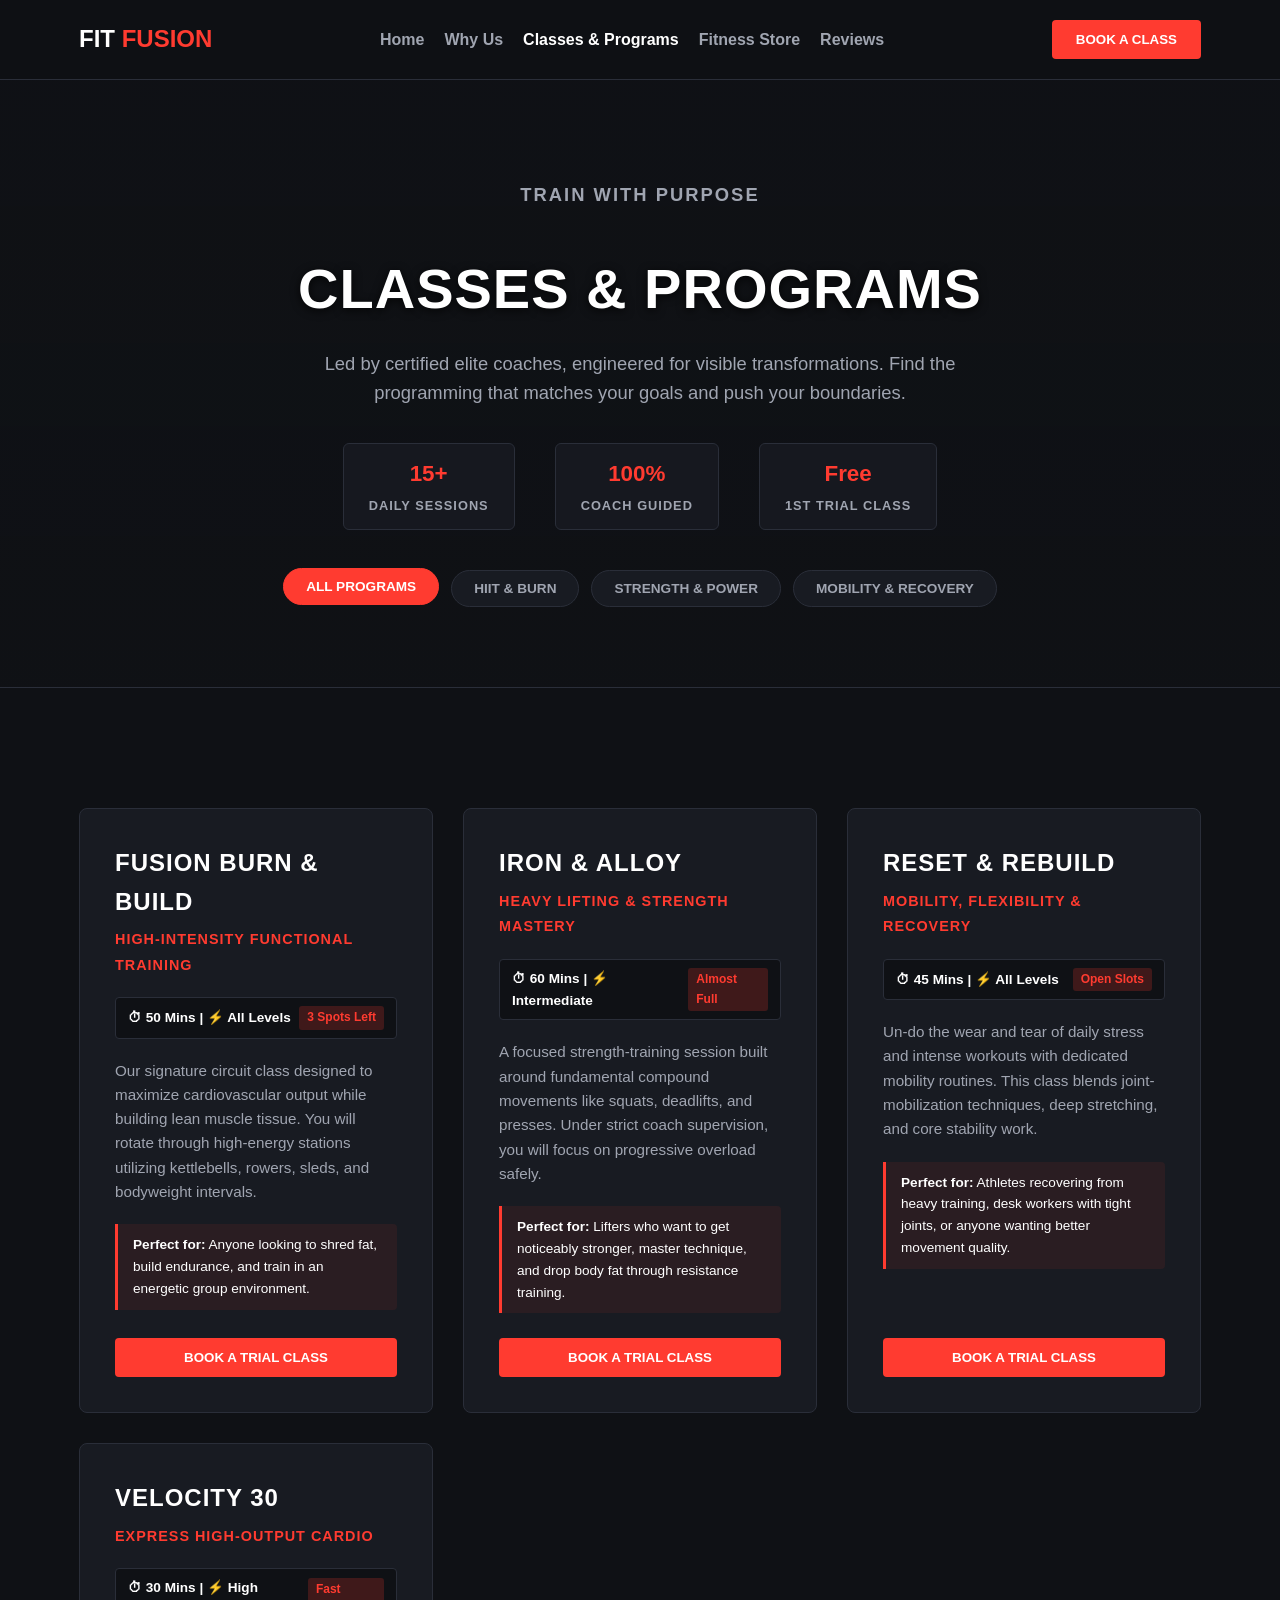
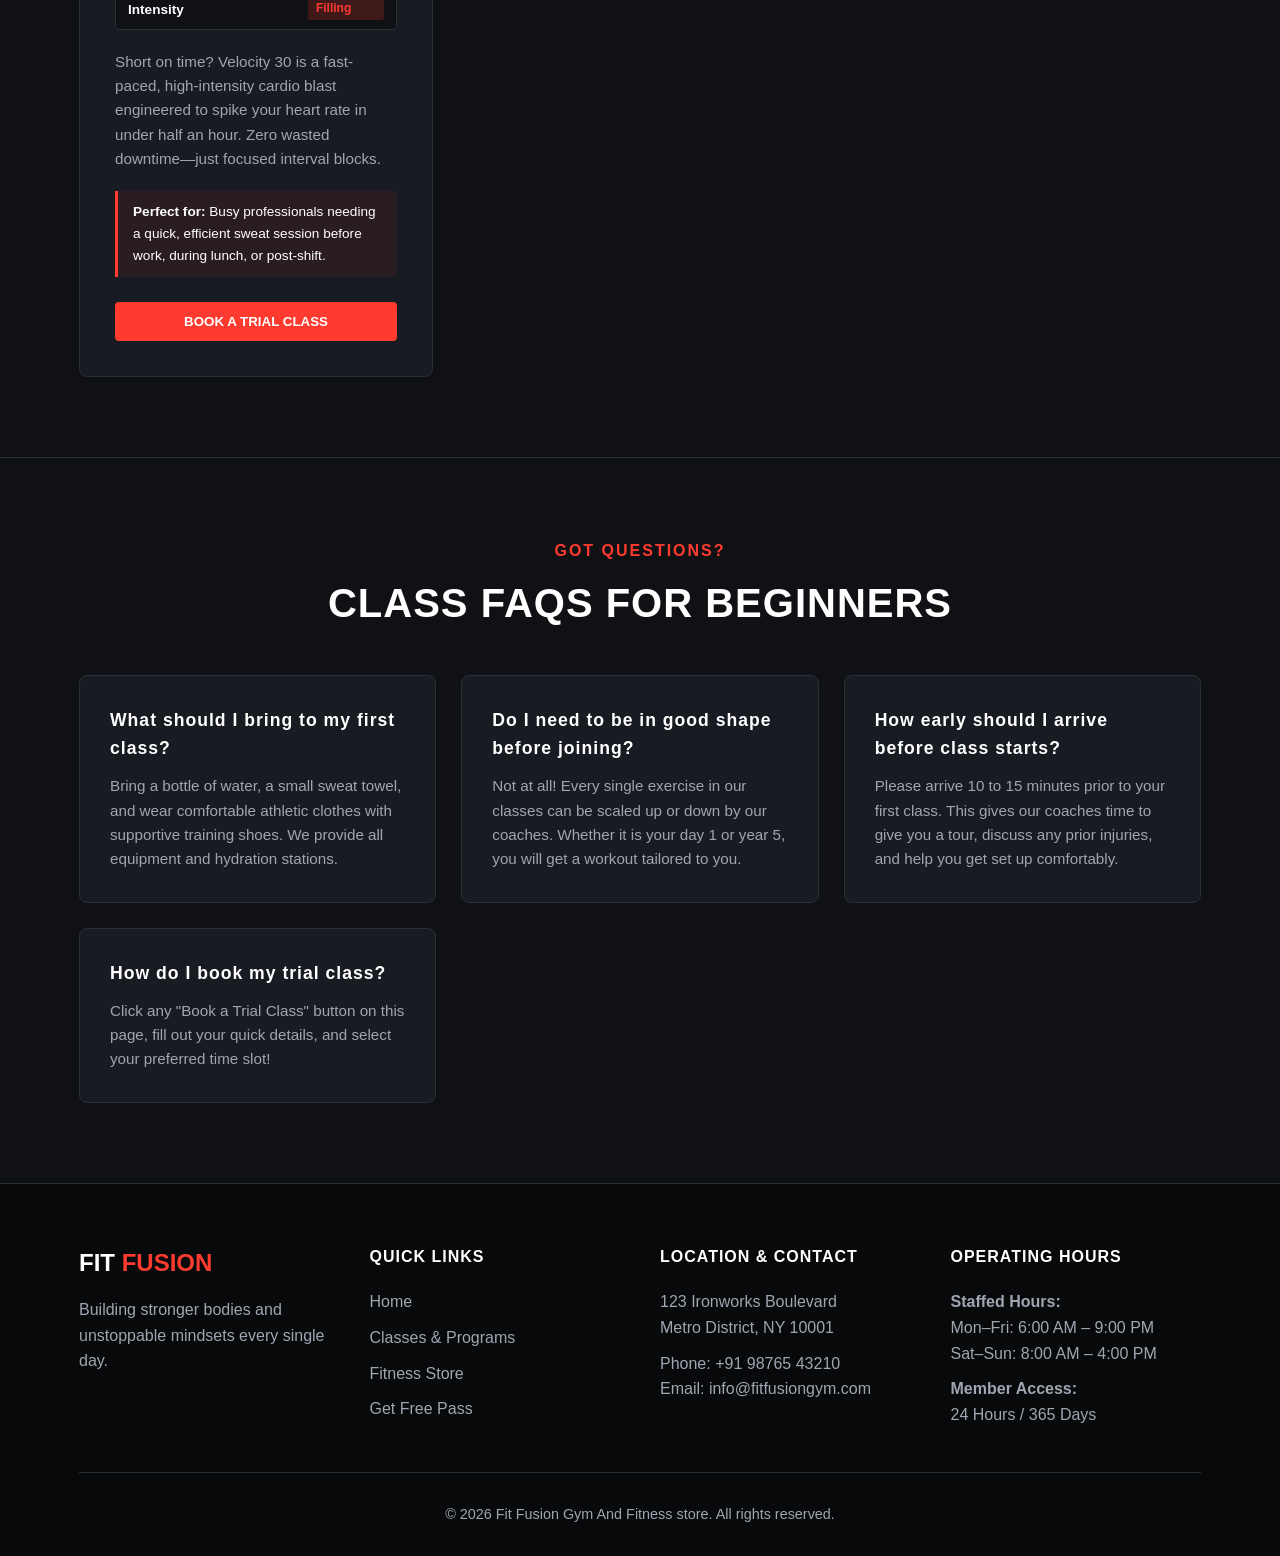
<file: Classes.html>
<!DOCTYPE html>
<html lang="en">
<head>
    <meta charset="UTF-8">
    <meta name="viewport" content="width=device-width, initial-scale=1.0">
    <title>Classes & Programs | FIT FUSION</title>
    <style>
        * {
            margin: 0;
            padding: 0;
            box-sizing: border-box;
            font-family: 'Segoe UI', Tahoma, Geneva, Verdana, sans-serif;
        }

        :root {
            --bg-dark: #0f1115;
            --bg-card: #181b22;
            --accent: #ff3b30;
            --accent-hover: #e02d23;
            --text-light: #ffffff;
            --text-gray: #a0a5b1;
            --border: #2a2e39;
        }

        body {
            background-color: var(--bg-dark);
            color: var(--text-light);
            line-height: 1.6;
        }

        .container {
            width: 90%;
            max-width: 1200px;
            margin: 0 auto;
            padding: 0 15px;
        }

        h1, h2, h3, h4 {
            font-weight: 800;
            text-transform: uppercase;
            letter-spacing: 1px;
        }

        .section-title {
            text-align: center;
            font-size: 2.5rem;
            margin-bottom: 1rem;
            color: var(--text-light);
        }

        .section-subtitle {
            text-align: center;
            color: var(--accent);
            font-size: 1rem;
            text-transform: uppercase;
            letter-spacing: 2px;
            margin-bottom: 0.5rem;
            font-weight: 700;
        }

        .btn {
            display: inline-block;
            padding: 12px 24px;
            background-color: var(--accent);
            color: var(--text-light);
            text-decoration: none;
            font-weight: 700;
            text-transform: uppercase;
            border-radius: 4px;
            transition: background 0.3s ease;
            border: none;
            cursor: pointer;
            text-align: center;
        }

        .btn:hover { background-color: var(--accent-hover); }

        section {
            padding: 80px 0;
            border-bottom: 1px solid var(--border);
        }

        /* Navigation */
        nav {
            background-color: rgba(15, 17, 21, 0.95);
            position: fixed;
            width: 100%;
            top: 0;
            z-index: 1000;
            border-bottom: 1px solid var(--border);
        }

        .nav-container {
            display: flex;
            justify-content: space-between;
            align-items: center;
            padding: 20px 15px;
        }

        .logo {
            font-size: 1.5rem;
            font-weight: 900;
            color: var(--text-light);
            text-decoration: none;
        }

        .logo span { color: var(--accent); }

        .nav-links {
            display: flex;
            list-style: none;
            gap: 20px;
        }

        .nav-links a {
            color: var(--text-gray);
            text-decoration: none;
            font-weight: 600;
            transition: color 0.3s;
        }

        .nav-links a:hover, .nav-links a.active { color: var(--text-light); }

        /* Rich Page Header with Background Image */
        .page-header {
            padding: 180px 0 80px 0;
            text-align: center;
            background: linear-gradient(180deg, rgba(15,17,21,0.85) 0%, rgba(15,17,21,0.95) 100%), 
                        url('https://images.unsplash.com/photo-1534438327276-14e5300c3a48?auto=format&fit=crop&w=1600&q=80') center/cover no-repeat;
            border-bottom: 1px solid var(--border);
        }

        .page-header h1 { 
            font-size: 3.5rem; 
            margin-bottom: 15px; 
            text-shadow: 0 2px 10px rgba(0,0,0,0.8);
        }

        .page-header p {
            color: var(--text-gray);
            max-width: 700px;
            margin: 0 auto 35px auto;
            font-size: 1.15rem;
        }

        /* Header Quick Stats Bar */
        .header-stats {
            display: flex;
            justify-content: center;
            gap: 40px;
            margin-bottom: 40px;
            flex-wrap: wrap;
        }

        .stat-badge {
            background-color: rgba(24, 27, 34, 0.85);
            border: 1px solid var(--border);
            padding: 12px 25px;
            border-radius: 6px;
            backdrop-filter: blur(5px);
        }

        .stat-badge strong {
            display: block;
            font-size: 1.4rem;
            color: var(--accent);
        }

        .stat-badge span {
            font-size: 0.8rem;
            color: var(--text-gray);
            text-transform: uppercase;
            letter-spacing: 1px;
            font-weight: 600;
        }

        /* Category Filter Pills */
        .class-filters {
            display: flex;
            justify-content: center;
            gap: 12px;
            flex-wrap: wrap;
        }

        .filter-pill {
            background-color: var(--bg-card);
            border: 1px solid var(--border);
            color: var(--text-gray);
            padding: 10px 22px;
            border-radius: 30px;
            cursor: pointer;
            font-weight: 700;
            font-size: 0.85rem;
            text-transform: uppercase;
            transition: all 0.3s ease;
        }

        .filter-pill.active, .filter-pill:hover {
            background-color: var(--accent);
            border-color: var(--accent);
            color: var(--text-light);
            transform: translateY(-2px);
        }

        /* Class Cards Grid */
        .classes-grid {
            display: grid;
            grid-template-columns: repeat(auto-fit, minmax(280px, 1fr));
            gap: 30px;
            margin-top: 40px;
        }

        .class-card {
            background-color: var(--bg-card);
            border: 1px solid var(--border);
            border-radius: 8px;
            padding: 35px;
            display: flex;
            flex-direction: column;
            justify-content: space-between;
            transition: transform 0.3s ease, border-color 0.3s ease;
        }

        .class-card:hover {
            transform: translateY(-5px);
            border-color: var(--accent);
        }

        .class-header { margin-bottom: 20px; }
        .class-title { font-size: 1.5rem; color: var(--text-light); margin-bottom: 5px; }

        .class-subtitle {
            color: var(--accent);
            font-size: 0.9rem;
            font-weight: 700;
            text-transform: uppercase;
            letter-spacing: 1px;
        }

        .class-meta {
            display: flex;
            justify-content: space-between;
            align-items: center;
            background-color: var(--bg-dark);
            padding: 8px 12px;
            border-radius: 4px;
            font-size: 0.85rem;
            font-weight: 700;
            color: var(--text-light);
            margin-bottom: 20px;
            border: 1px solid var(--border);
        }

        .status-tag {
            background-color: rgba(255, 59, 48, 0.2);
            color: var(--accent);
            padding: 2px 8px;
            border-radius: 3px;
            font-size: 0.75rem;
        }

        .class-description { color: var(--text-gray); font-size: 0.95rem; margin-bottom: 20px; }

        .target-audience {
            background-color: rgba(255, 59, 48, 0.08);
            border-left: 3px solid var(--accent);
            padding: 10px 15px;
            font-size: 0.85rem;
            color: var(--text-light);
            margin-bottom: 25px;
            border-radius: 0 4px 4px 0;
        }

        /* FAQ */
        .faq-grid {
            display: grid;
            grid-template-columns: repeat(auto-fit, minmax(320px, 1fr));
            gap: 25px;
            margin-top: 40px;
        }

        .faq-item {
            background-color: var(--bg-card);
            border: 1px solid var(--border);
            padding: 30px;
            border-radius: 8px;
        }

        .faq-item h3 { font-size: 1.1rem; color: var(--text-light); margin-bottom: 12px; text-transform: none; }
        .faq-item p { color: var(--text-gray); font-size: 0.95rem; }

        /* Modal */
        .modal-overlay {
            position: fixed;
            top: 0;
            left: 0;
            width: 100%;
            height: 100%;
            background: rgba(0, 0, 0, 0.85);
            display: none;
            justify-content: center;
            align-items: center;
            z-index: 2000;
        }

        .modal-content {
            background-color: var(--bg-card);
            border: 1px solid var(--border);
            padding: 40px;
            border-radius: 8px;
            max-width: 450px;
            width: 90%;
            position: relative;
        }

        .close-modal {
            position: absolute;
            top: 15px;
            right: 20px;
            font-size: 1.5rem;
            color: var(--text-gray);
            cursor: pointer;
        }

        .close-modal:hover { color: var(--text-light); }

        .form-group { margin-bottom: 15px; text-align: left; }
        .form-group label { display: block; margin-bottom: 5px; font-size: 0.9rem; color: var(--text-gray); }
        .form-group input, .form-group select {
            width: 100%;
            padding: 12px;
            background-color: var(--bg-dark);
            border: 1px solid var(--border);
            color: var(--text-light);
            border-radius: 4px;
        }

        /* Footer */
        footer { background-color: #08090b; padding: 60px 0 30px 0; color: var(--text-gray); }
        .footer-grid { display: grid; grid-template-columns: repeat(auto-fit, minmax(200px, 1fr)); gap: 40px; margin-bottom: 40px; }
        .footer-col h4 { color: var(--text-light); margin-bottom: 20px; }
        .footer-col ul { list-style: none; }
        .footer-col ul li { margin-bottom: 10px; }
        .footer-col ul li a { color: var(--text-gray); text-decoration: none; transition: color 0.3s; }
        .footer-col ul li a:hover { color: var(--text-light); }
        .copyright { text-align: center; padding-top: 30px; border-top: 1px solid var(--border); font-size: 0.9rem; }

        @media (max-width: 768px) {
            .page-header h1 { font-size: 2.2rem; }
            .header-stats { gap: 15px; }
            .nav-links { display: none; }
        }
    </style>
</head>
<body>

    <!-- Header / Navigation -->
    <nav>
        <div class="container nav-container">
            <a href="index.html" class="logo">FIT <span>FUSION</span></a>
            <ul class="nav-links">
                <li><a href="index.html">Home</a></li>
                <li><a href="index.html#about">Why Us</a></li>
                <li><a href="classes.html" class="active">Classes & Programs</a></li>
                <li><a href="shop.html">Fitness Store</a></li>
                <li><a href="index.html#reviews">Reviews</a></li>
            </ul>
            <button class="btn" onclick="openClassModal('General Trial Class')">Book a Class</button>
        </div>
    </nav>

    <!-- Page Title Header with Visual Depth -->
    <header class="page-header">
        <div class="container">
            <p class="section-subtitle">Train With Purpose</p>
            <h1>Classes & Programs</h1>
            <p>Led by certified elite coaches, engineered for visible transformations. Find the programming that matches your goals and push your boundaries.</p>
            
            <!-- Quick Credibility Badges -->
            <div class="header-stats">
                <div class="stat-badge">
                    <strong>15+</strong>
                    <span>Daily Sessions</span>
                </div>
                <div class="stat-badge">
                    <strong>100%</strong>
                    <span>Coach Guided</span>
                </div>
                <div class="stat-badge">
                    <strong>Free</strong>
                    <span>1st Trial Class</span>
                </div>
            </div>

            <!-- Class Category Pills -->
            <div class="class-filters">
                <button class="filter-pill active" onclick="filterClasses('all', this)">All Programs</button>
                <button class="filter-pill" onclick="filterClasses('hiit', this)">HIIT & Burn</button>
                <button class="filter-pill" onclick="filterClasses('strength', this)">Strength & Power</button>
                <button class="filter-pill" onclick="filterClasses('recovery', this)">Mobility & Recovery</button>
            </div>
        </div>
    </header>

    <!-- Classes Grid Section -->
    <section id="classes">
        <div class="container">
            <div class="classes-grid" id="classGrid">

                <!-- Class 1 -->
                <div class="class-card" data-category="hiit">
                    <div>
                        <div class="class-header">
                            <h2 class="class-title">Fusion Burn & Build</h2>
                            <span class="class-subtitle">High-Intensity Functional Training</span>
                        </div>
                        <div class="class-meta">
                            <span>⏱ 50 Mins | ⚡ All Levels</span>
                            <span class="status-tag">3 Spots Left</span>
                        </div>
                        <p class="class-description">
                            Our signature circuit class designed to maximize cardiovascular output while building lean muscle tissue. You will rotate through high-energy stations utilizing kettlebells, rowers, sleds, and bodyweight intervals.
                        </p>
                        <div class="target-audience">
                            <strong>Perfect for:</strong> Anyone looking to shred fat, build endurance, and train in an energetic group environment.
                        </div>
                    </div>
                    <button class="btn" onclick="openClassModal('Fusion Burn & Build')">Book a Trial Class</button>
                </div>

                <!-- Class 2 -->
                <div class="class-card" data-category="strength">
                    <div>
                        <div class="class-header">
                            <h2 class="class-title">Iron & Alloy</h2>
                            <span class="class-subtitle">Heavy Lifting & Strength Mastery</span>
                        </div>
                        <div class="class-meta">
                            <span>⏱ 60 Mins | ⚡ Intermediate</span>
                            <span class="status-tag">Almost Full</span>
                        </div>
                        <p class="class-description">
                            A focused strength-training session built around fundamental compound movements like squats, deadlifts, and presses. Under strict coach supervision, you will focus on progressive overload safely.
                        </p>
                        <div class="target-audience">
                            <strong>Perfect for:</strong> Lifters who want to get noticeably stronger, master technique, and drop body fat through resistance training.
                        </div>
                    </div>
                    <button class="btn" onclick="openClassModal('Iron & Alloy')">Book a Trial Class</button>
                </div>

                <!-- Class 3 -->
                <div class="class-card" data-category="recovery">
                    <div>
                        <div class="class-header">
                            <h2 class="class-title">Reset & Rebuild</h2>
                            <span class="class-subtitle">Mobility, Flexibility & Recovery</span>
                        </div>
                        <div class="class-meta">
                            <span>⏱ 45 Mins | ⚡ All Levels</span>
                            <span class="status-tag">Open Slots</span>
                        </div>
                        <p class="class-description">
                            Un-do the wear and tear of daily stress and intense workouts with dedicated mobility routines. This class blends joint-mobilization techniques, deep stretching, and core stability work.
                        </p>
                        <div class="target-audience">
                            <strong>Perfect for:</strong> Athletes recovering from heavy training, desk workers with tight joints, or anyone wanting better movement quality.
                        </div>
                    </div>
                    <button class="btn" onclick="openClassModal('Reset & Rebuild')">Book a Trial Class</button>
                </div>

                <!-- Class 4 -->
                <div class="class-card" data-category="hiit">
                    <div>
                        <div class="class-header">
                            <h2 class="class-title">Velocity 30</h2>
                            <span class="class-subtitle">Express High-Output Cardio</span>
                        </div>
                        <div class="class-meta">
                            <span>⏱ 30 Mins | ⚡ High Intensity</span>
                            <span class="status-tag">Fast Filling</span>
                        </div>
                        <p class="class-description">
                            Short on time? Velocity 30 is a fast-paced, high-intensity cardio blast engineered to spike your heart rate in under half an hour. Zero wasted downtime—just focused interval blocks.
                        </p>
                        <div class="target-audience">
                            <strong>Perfect for:</strong> Busy professionals needing a quick, efficient sweat session before work, during lunch, or post-shift.
                        </div>
                    </div>
                    <button class="btn" onclick="openClassModal('Velocity 30')">Book a Trial Class</button>
                </div>

            </div>
        </div>
    </section>

    <!-- Beginner FAQ Section -->
    <section id="faq">
        <div class="container">
            <p class="section-subtitle">Got Questions?</p>
            <h2 class="section-title">Class FAQs for Beginners</h2>
            <div class="faq-grid">
                <div class="faq-item">
                    <h3>What should I bring to my first class?</h3>
                    <p>Bring a bottle of water, a small sweat towel, and wear comfortable athletic clothes with supportive training shoes. We provide all equipment and hydration stations.</p>
                </div>
                <div class="faq-item">
                    <h3>Do I need to be in good shape before joining?</h3>
                    <p>Not at all! Every single exercise in our classes can be scaled up or down by our coaches. Whether it is your day 1 or year 5, you will get a workout tailored to you.</p>
                </div>
                <div class="faq-item">
                    <h3>How early should I arrive before class starts?</h3>
                    <p>Please arrive 10 to 15 minutes prior to your first class. This gives our coaches time to give you a tour, discuss any prior injuries, and help you get set up comfortably.</p>
                </div>
                <div class="faq-item">
                    <h3>How do I book my trial class?</h3>
                    <p>Click any "Book a Trial Class" button on this page, fill out your quick details, and select your preferred time slot!</p>
                </div>
            </div>
        </div>
    </section>

    <!-- Footer -->
    <footer>
        <div class="container">
            <div class="footer-grid">
                <div class="footer-col">
                    <a href="index.html" class="logo" style="display:inline-block; margin-bottom: 15px;">FIT <span>FUSION</span></a>
                    <p>Building stronger bodies and unstoppable mindsets every single day.</p>
                </div>
                <div class="footer-col">
                    <h4>Quick Links</h4>
                    <ul>
                        <li><a href="index.html">Home</a></li>
                        <li><a href="classes.html">Classes & Programs</a></li>
                        <li><a href="shop.html">Fitness Store</a></li>
                        <li><a href="index.html#claim">Get Free Pass</a></li>
                    </ul>
                </div>
                <div class="footer-col">
                    <h4>Location & Contact</h4>
                    <p>123 Ironworks Boulevard<br>Metro District, NY 10001</p>
                    <p style="margin-top: 10px;">Phone: +91 98765 43210<br>Email: info@fitfusiongym.com</p>
                </div>
                <div class="footer-col">
                    <h4>Operating Hours</h4>
                    <p><strong>Staffed Hours:</strong><br>Mon–Fri: 6:00 AM – 9:00 PM<br>Sat–Sun: 8:00 AM – 4:00 PM</p>
                    <p style="margin-top: 10px;"><strong>Member Access:</strong><br>24 Hours / 365 Days</p>
                </div>
            </div>
            <div class="copyright">
                <p>&copy; 2026 Fit Fusion Gym And Fitness store. All rights reserved.</p>
            </div>
        </div>
    </footer>

    <!-- Interactive Class Booking Modal -->
    <div class="modal-overlay" id="classModal">
        <div class="modal-content">
            <span class="close-modal" onclick="closeClassModal()">&times;</span>
            <h2 id="classModalTitle" style="margin-bottom: 10px; font-size: 1.5rem;">Book Trial Class</h2>
            <p style="color: var(--text-gray); font-size: 0.9rem; margin-bottom: 20px;">Reserve your spot in an upcoming session.</p>
            <form id="classModalForm" onsubmit="submitClassForm(event)">
                <div class="form-group">
                    <label>Full Name</label>
                    <input type="text" required placeholder="John Doe">
                </div>
                <div class="form-group">
                    <label>Email Address</label>
                    <input type="email" required placeholder="john@example.com">
                </div>
                <div class="form-group">
                    <label>Preferred Time Slot</label>
                    <select required>
                        <option value="">Select time slot...</option>
                        <option value="morning">Morning (6:30 AM - 7:20 AM)</option>
                        <option value="noon">Midday (12:00 PM - 12:50 PM)</option>
                        <option value="evening">Evening (6:00 PM - 6:50 PM)</option>
                    </select>
                </div>
                <button type="submit" class="btn" style="width: 100%; margin-top: 10px;">Confirm Reservation</button>
            </form>
            <div id="classModalSuccess" style="display: none; text-align: center; padding: 20px 0;">
                <h3 style="color: #4cd964; margin-bottom: 10px;">✓ Reservation Confirmed!</h3>
                <p style="color: var(--text-gray);">We've reserved your spot! Check your email for class preparation details.</p>
            </div>
        </div>
    </div>

    <script>
        function openClassModal(className) {
            document.getElementById('classModalTitle').innerText = 'Book: ' + className;
            document.getElementById('classModalForm').style.display = 'block';
            document.getElementById('classModalSuccess').style.display = 'none';
            document.getElementById('classModal').style.display = 'flex';
        }

        function closeClassModal() {
            document.getElementById('classModal').style.display = 'none';
        }

        function submitClassForm(event) {
            event.preventDefault();
            document.getElementById('classModalForm').style.display = 'none';
            document.getElementById('classModalSuccess').style.display = 'block';
        }

        function filterClasses(category, pillBtn) {
            document.querySelectorAll('.filter-pill').forEach(btn => btn.classList.remove('active'));
            pillBtn.classList.add('active');

            const cards = document.querySelectorAll('.class-card');
            cards.forEach(card => {
                if (category === 'all' || card.getAttribute('data-category') === category) {
                    card.style.display = 'flex';
                } else {
                    card.style.display = 'none';
                }
            });
        }

        window.onclick = function(event) {
            if (event.target == document.getElementById('classModal')) {
                closeClassModal();
            }
        }
    </script>
</body>
</html>
</file>
